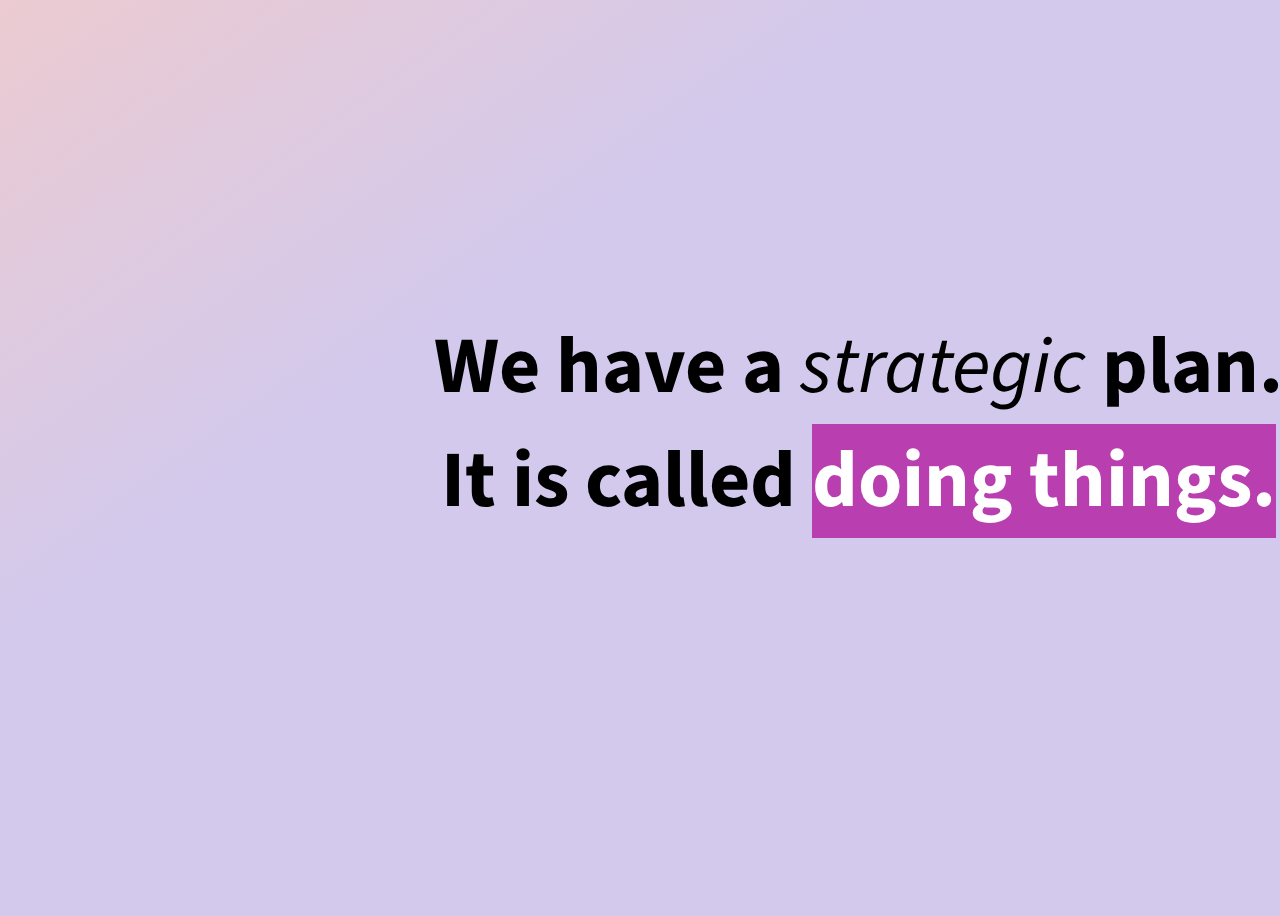
<file: inspirational-text-effect/index.html>
<!DOCTYPE html>
<html lang="en">
  <head>
    <meta charset="UTF-8" />
    <meta name="viewport" content="width=device-width, initial-scale=1.0" />
    <meta http-equiv="X-UA-Compatible" content="ie=edge" />
    <title>Document</title>

    <link
      href="https://fonts.googleapis.com/css?family=Source+Sans+Pro&display=swap"
      rel="stylesheet"
    />

    <style>
      body {
        font-family: "Source Sans Pro";
        font-size: 80px;
        font-weight: bold;
        text-align: center;
        background: linear-gradient(
          to bottom right,
          rgb(236, 203, 209),
          rgb(211, 201, 236) 35%
        );
      }

      .first {
        font-weight: lighter;
        font-style: italic;
      }

      .second {
        background-color: rgb(185, 62, 175);
        color: white;
      }

      div {
        width: 1800px;
        height: 900px;
      }

      p {
        position: absolute;
        width: 1700px;
        top: 230px;
      }
    </style>
  </head>

  <body>
    <div>
      <p>
        We have a <span class="first">strategic </span>plan.<br />
        It is called <span class="second">doing things.</span>
      </p>
    </div>
  </body>
</html>
</file>
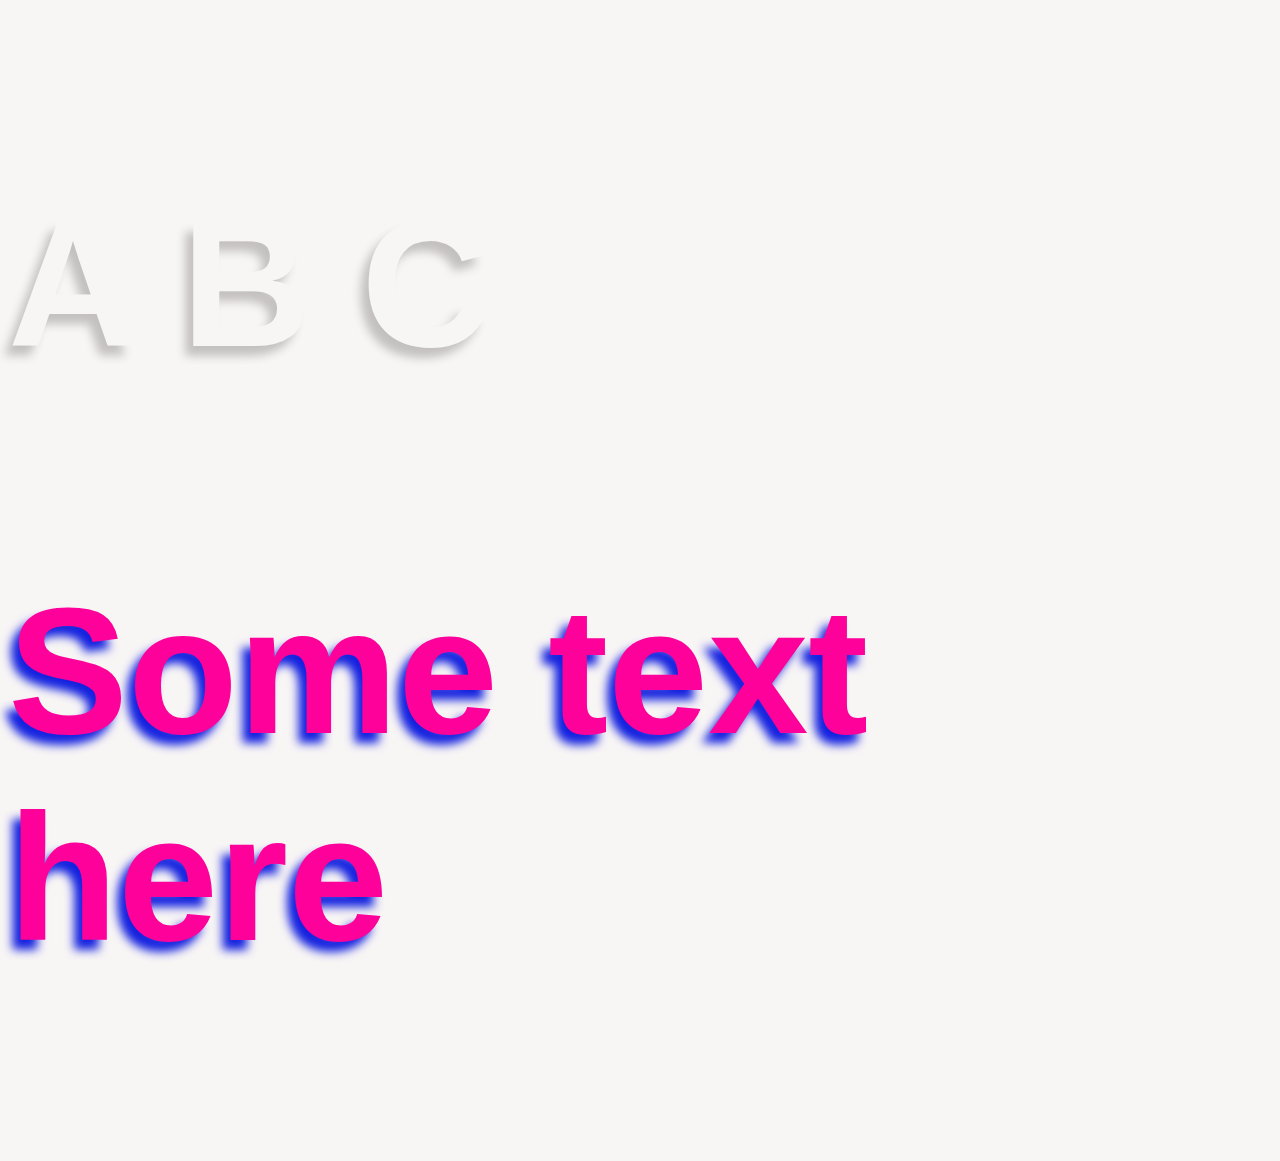
<file: text-effects/index.html>
<!DOCTYPE html>
<html lang="en">
  <head>
    <meta charset="UTF-8" />
    <meta name="viewport" content="width=device-width, initial-scale=1.0" />
    <meta http-equiv="X-UA-Compatible" content="ie=edge" />
    <title>Document</title>
  </head>

  <style>
    body {
      background-color: rgb(248, 245, 245);
    }

    .first {
      font-size: 180px;
      font-family: sans-serif;
      font-weight: bold;
      text-shadow: -8px 10px 10px #c4c0c0;
      color: rgb(248, 245, 245);
    }

    .second {
      font-size: 180px;
      font-family: sans-serif;
      font-weight: bold;
      color: rgb(254, 1, 154);
      text-shadow: -8px 10px 10px #1422df;
    }
  </style>

  <body>
    <div class="div1"></div>
    <p class="first">A B C</p>

    <div class="div2"></div>
    <p class="second">Some text here</p>
  </body>
</html>
</file>
